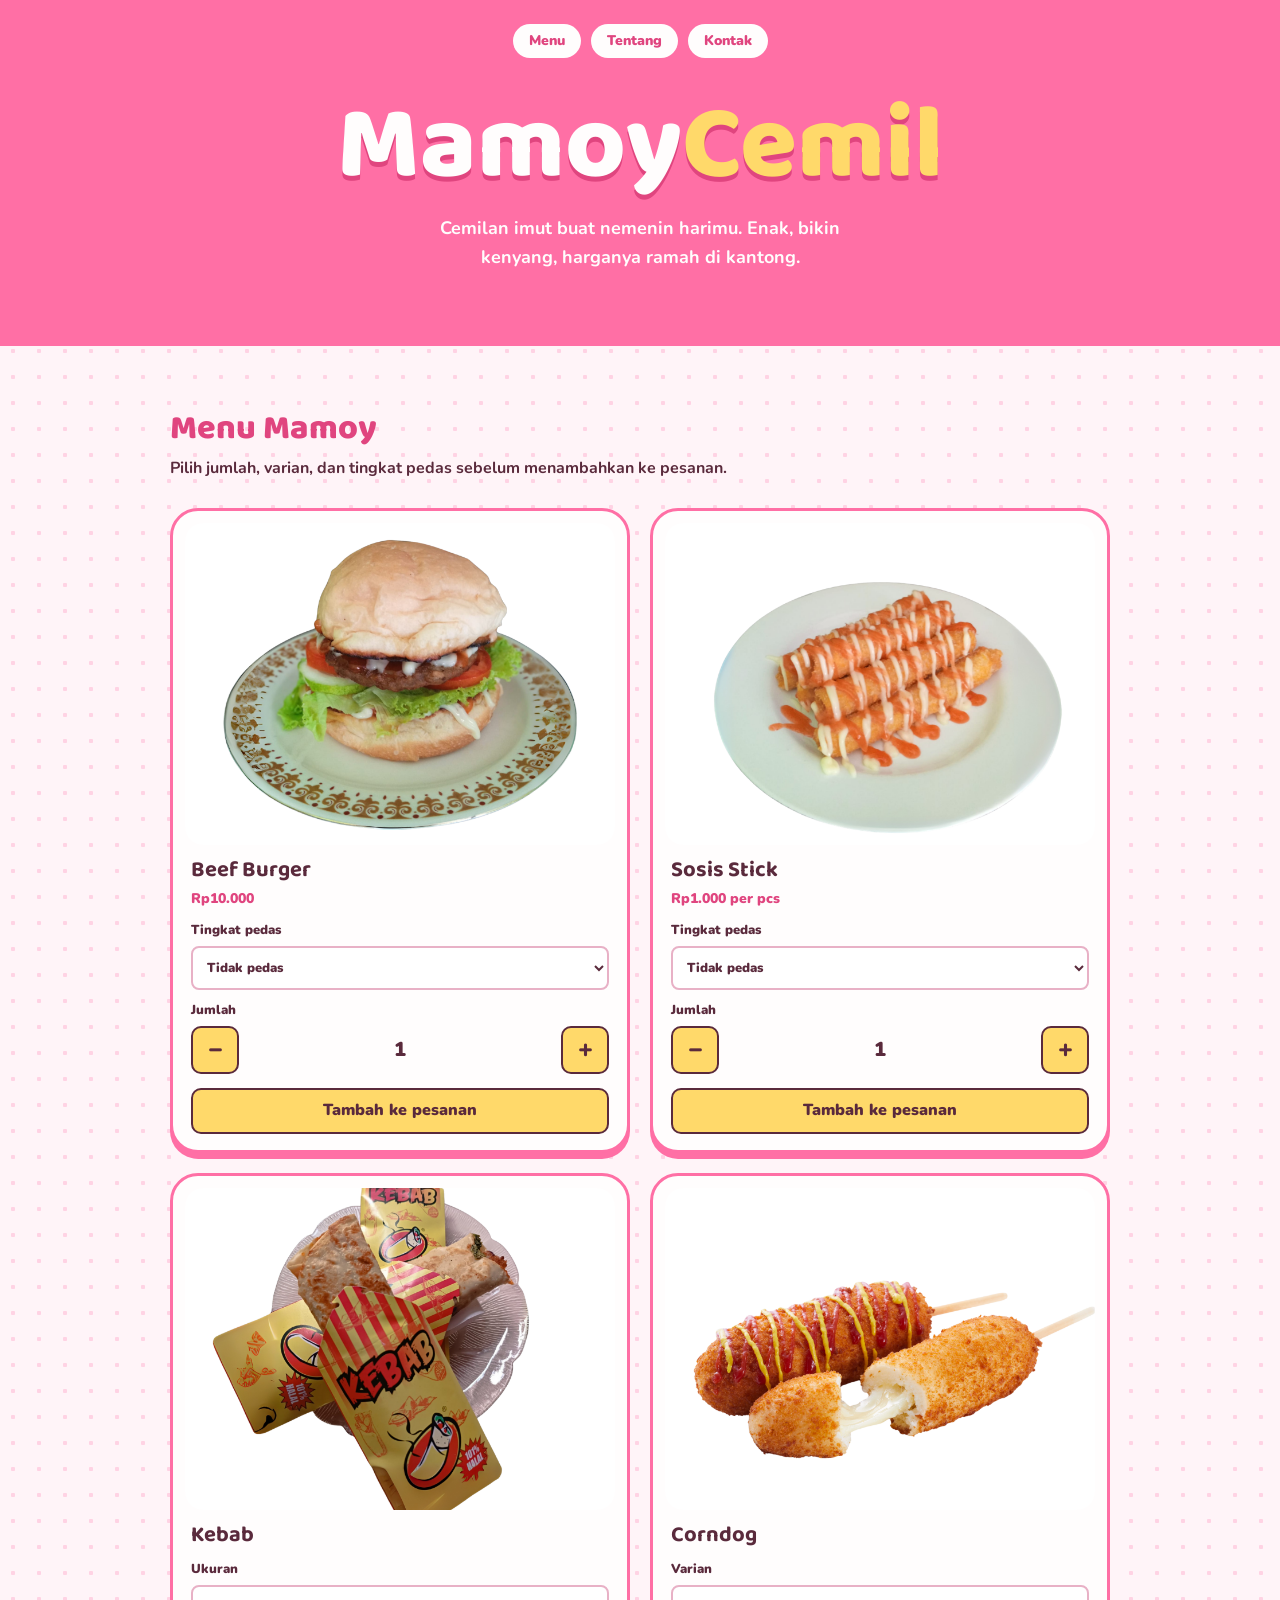
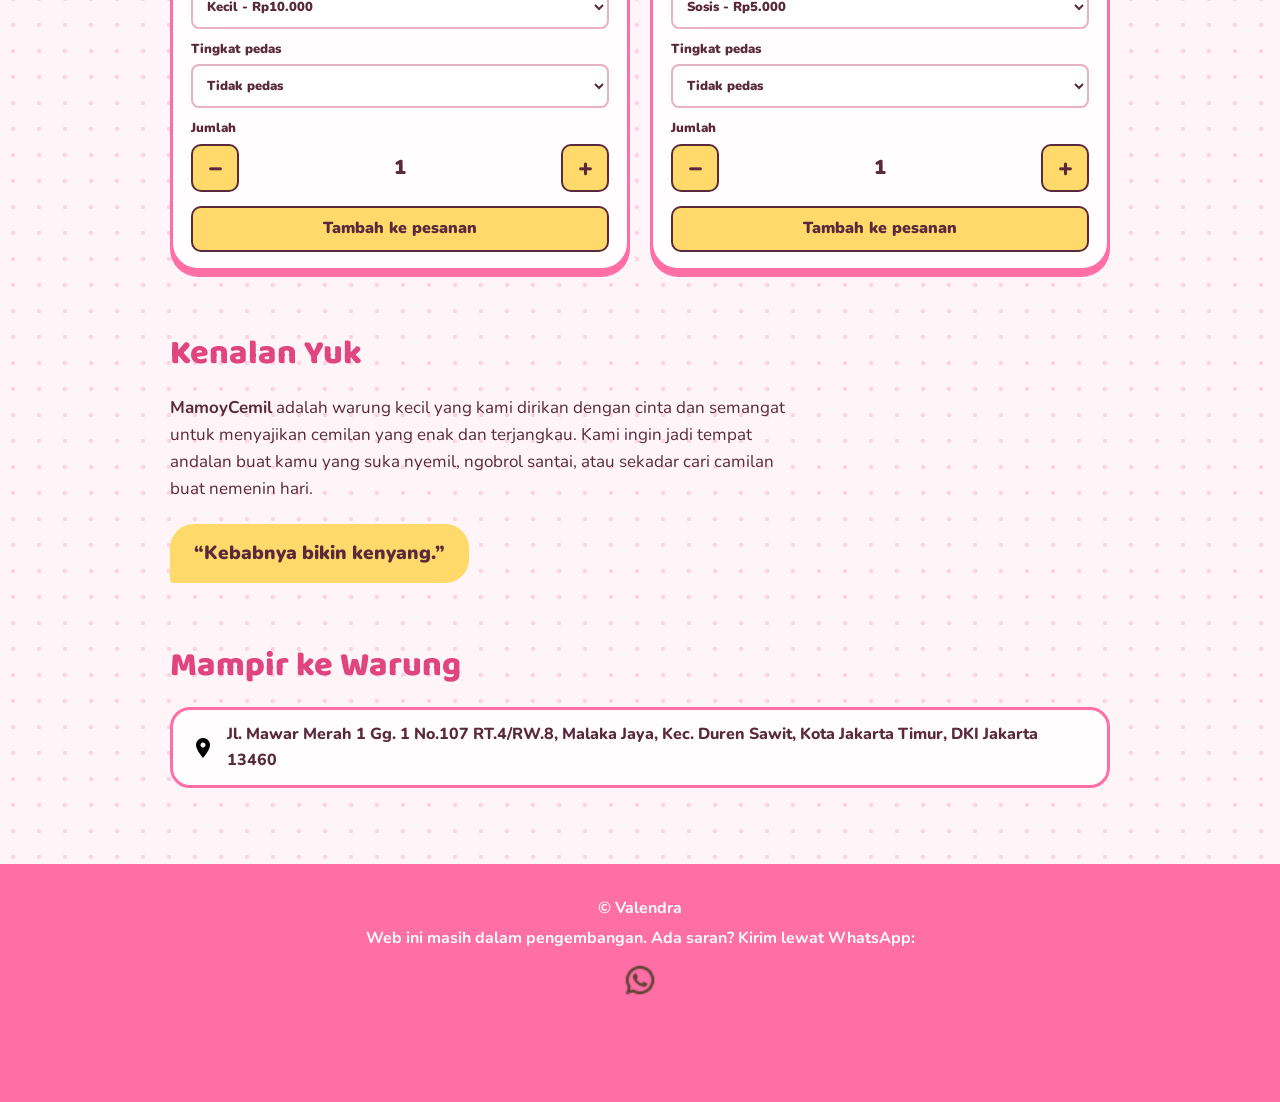
<file: index.html>
<!DOCTYPE html>
<html lang="id">
<head>
  <meta charset="UTF-8" />
  <meta name="viewport" content="width=device-width, initial-scale=1.0" />
  <title>Warung MamoyCemil – Cemilan Imut, Harga Bersahabat</title>
  <meta name="description" content="Warung MamoyCemil di Duren Sawit, Jakarta Timur. Burger, kebab, corndog, dan sosis stick mulai dari Rp1.000." />
  <link rel="stylesheet" href="style.css" />
  <link rel="preconnect" href="https://fonts.googleapis.com" />
  <link rel="preconnect" href="https://fonts.gstatic.com" crossorigin />
  <link href="https://fonts.googleapis.com/css2?family=Baloo+2:wght@600;800&family=Nunito:wght@400;700;900&display=swap" rel="stylesheet" />
</head>
<body>

  <header class="hero home-hero">
    <nav class="nav">
      <a href="#menu">Menu</a>
      <a href="#tentang">Tentang</a>
      <a href="#kontak">Kontak</a>
    </nav>
        <h1>Mamoy<span>Cemil</span></h1>
    <p>Cemilan imut buat nemenin harimu. Enak, bikin kenyang, harganya ramah di kantong.</p>
  </header>

  <main>
      <section id="menu" class="wrap order-menu">
        <h2>Menu Mamoy</h2>
        <p class="sub">Pilih jumlah, varian, dan tingkat pedas sebelum menambahkan ke pesanan.</p>

        <div class="order-grid">
          <article class="card product-card" data-name="Beef Burger" data-price="10000">
            <img src="asset/burger.png" alt="Beef Burger" />
            <div class="info">
              <h3>Beef Burger</h3>
              <p class="product-price">Rp10.000</p>
              <label class="product-option">Tingkat pedas
                <select class="product-spice" aria-label="Tingkat pedas Beef Burger">
                  <option value="Tidak pedas">Tidak pedas</option>
                  <option value="Pedas">Pedas</option>
                </select>
              </label>
              <div class="product-quantity-control" role="group" aria-label="Jumlah Beef Burger">
                <span>Jumlah</span>
                <div class="quantity-stepper">
                  <button class="quantity-button" type="button" data-step="-1" aria-label="Kurangi jumlah Beef Burger">−</button>
                  <output class="quantity-value">1</output>
                  <button class="quantity-button" type="button" data-step="1" aria-label="Tambah jumlah Beef Burger">+</button>
                </div>
              </div>
              <button class="add-to-cart" type="button">Tambah ke pesanan</button>
            </div>
          </article>

          <article class="card product-card" data-name="Sosis Stick" data-price="1000">
            <img src="asset/stick.png" alt="Sosis Stick" />
            <div class="info">
              <h3>Sosis Stick</h3>
              <p class="product-price">Rp1.000 per pcs</p>
              <label class="product-option">Tingkat pedas
                <select class="product-spice" aria-label="Tingkat pedas Sosis Stick">
                  <option value="Tidak pedas">Tidak pedas</option>
                  <option value="Pedas">Pedas</option>
                </select>
              </label>
              <div class="product-quantity-control" role="group" aria-label="Jumlah Sosis Stick">
                <span>Jumlah</span>
                <div class="quantity-stepper">
                  <button class="quantity-button" type="button" data-step="-1" aria-label="Kurangi jumlah Sosis Stick">−</button>
                  <output class="quantity-value">1</output>
                  <button class="quantity-button" type="button" data-step="1" aria-label="Tambah jumlah Sosis Stick">+</button>
                </div>
              </div>
              <button class="add-to-cart" type="button">Tambah ke pesanan</button>
            </div>
          </article>

          <article class="card product-card" data-name="Kebab">
            <img src="asset/kebab.png" alt="Kebab" />
            <div class="info">
              <h3>Kebab</h3>
              <label class="product-option">Ukuran
                <select class="product-variant" aria-label="Ukuran Kebab">
                  <option value="Kecil" data-price="10000">Kecil - Rp10.000</option>
                  <option value="Sedang" data-price="15000">Sedang - Rp15.000</option>
                </select>
              </label>
              <label class="product-option">Tingkat pedas
                <select class="product-spice" aria-label="Tingkat pedas Kebab">
                  <option value="Tidak pedas">Tidak pedas</option>
                  <option value="Pedas">Pedas</option>
                </select>
              </label>
              <div class="product-quantity-control" role="group" aria-label="Jumlah Kebab">
                <span>Jumlah</span>
                <div class="quantity-stepper">
                  <button class="quantity-button" type="button" data-step="-1" aria-label="Kurangi jumlah Kebab">−</button>
                  <output class="quantity-value">1</output>
                  <button class="quantity-button" type="button" data-step="1" aria-label="Tambah jumlah Kebab">+</button>
                </div>
              </div>
              <button class="add-to-cart" type="button">Tambah ke pesanan</button>
            </div>
          </article>

          <article class="card product-card" data-name="Corndog">
            <img src="asset/corndog.png" alt="Corndog" />
            <div class="info">
              <h3>Corndog</h3>
              <label class="product-option">Varian
                <select class="product-variant" aria-label="Varian Corndog">
                  <option value="Sosis" data-price="5000">Sosis - Rp5.000</option>
                  <option value="Manis coklat" data-price="5000">Manis - Coklat</option>
                  <option value="Manis strawberry" data-price="5000">Manis - Strawberry</option>
                  <option value="Manis tiramisu" data-price="5000">Manis - Tiramisu</option>
                  <option value="Manis matcha" data-price="5000">Manis - Matcha</option>
                </select>
              </label>
              <label class="product-option corndog-spice-option">Tingkat pedas
                <select class="product-spice" aria-label="Tingkat pedas Corndog">
                  <option value="Tidak pedas">Tidak pedas</option>
                  <option value="Pedas">Pedas</option>
                </select>
              </label>
              <div class="product-quantity-control" role="group" aria-label="Jumlah Corndog">
                <span>Jumlah</span>
                <div class="quantity-stepper">
                  <button class="quantity-button" type="button" data-step="-1" aria-label="Kurangi jumlah Corndog">−</button>
                  <output class="quantity-value">1</output>
                  <button class="quantity-button" type="button" data-step="1" aria-label="Tambah jumlah Corndog">+</button>
                </div>
              </div>
              <button class="add-to-cart" type="button">Tambah ke pesanan</button>
            </div>
          </article>
        </div>
      </section>

    <section id="tentang" class="wrap about">
      <h2>Kenalan Yuk</h2>
      <p><b>MamoyCemil</b> adalah warung kecil yang kami dirikan dengan cinta dan semangat untuk menyajikan cemilan yang enak dan terjangkau. Kami ingin jadi tempat andalan buat kamu yang suka nyemil, ngobrol santai, atau sekadar cari camilan buat nemenin hari.</p>
      <blockquote>“Kebabnya bikin kenyang.”</blockquote>
    </section>

    <section id="kontak" class="wrap">
      <h2>Mampir ke Warung</h2>
      <a class="contact" href="https://share.google/yXczIwFbtDUoAU47q" target="_blank" rel="noopener noreferrer">
        <img src="asset/alamat.png" alt="Alamat" />
        <span>Jl. Mawar Merah 1 Gg. 1 No.107 RT.4/RW.8, Malaka Jaya, Kec. Duren Sawit, Kota Jakarta Timur, DKI Jakarta 13460</span>
      </a>
    </section>
  </main>

  <footer class="footer">
    <p><b>&copy; Valendra</b></p>
    <p>Web ini masih dalam pengembangan. Ada saran? Kirim lewat WhatsApp:</p>
    <a href="https://wa.me/6289513077234" target="_blank" rel="noopener noreferrer" aria-label="Kirim saran lewat WhatsApp">
      <img src="asset/wa.png" alt="WhatsApp" />
    </a>
  </footer>

  <button class="fab cart-fab" id="showCart" type="button" aria-label="Lihat pesanan, 0 item">
    Lihat Pesanan <span class="cart-badge" id="cartCount" aria-hidden="true">0</span>
  </button>

  <script>
    const cartCount = document.querySelector('#cartCount');
    const cart = [];
    const showCartButton = document.querySelector('#showCart');
    const products = [...document.querySelectorAll('.product-card')];
    const customerDetails = { name: '', address: '', note: '', paymentMethod: 'cod' };

    function restoreCartFromUrl() {
      const currentUrl = new URL(window.location.href);
      const savedOrder = currentUrl.searchParams.get('order');
      customerDetails.name = currentUrl.searchParams.get('customerName') || '';
      customerDetails.address = currentUrl.searchParams.get('customerAddress') || '';
      customerDetails.note = currentUrl.searchParams.get('orderNote') || '';
      customerDetails.paymentMethod = currentUrl.searchParams.get('paymentMethod') === 'qris' ? 'qris' : 'cod';
      if (!savedOrder && !currentUrl.searchParams.has('customerName') && !currentUrl.searchParams.has('customerAddress') && !currentUrl.searchParams.has('orderNote') && !currentUrl.searchParams.has('paymentMethod')) return;

      try {
        const requestedItems = JSON.parse(savedOrder || '[]');
        if (!Array.isArray(requestedItems)) return;
        requestedItems.forEach((item) => {
          const product = products.find((candidate) => candidate.dataset.name === item.name);
          if (!product) return;
          const variantSelect = product.querySelector('.product-variant');
          const option = variantSelect ? [...variantSelect.options].find((candidate) => candidate.value === item.variant) : null;
          if (variantSelect && !option) return;
          const spice = item.spice || '';
          const sweetCorndog = item.name === 'Corndog' && item.variant?.startsWith('Manis ');
          if (sweetCorndog ? spice !== '' : !['Pedas', 'Tidak pedas'].includes(spice)) return;
          const quantity = Number.parseInt(item.quantity, 10);
          if (!Number.isInteger(quantity) || quantity < 1 || quantity > 99) return;

          cart.push({
            name: item.name,
            variant: item.variant || '',
            spice,
            price: Number(option?.dataset.price || product.dataset.price || 0),
            quantity
          });
        });
      } catch {
        cart.length = 0;
      } finally {
        currentUrl.searchParams.delete('order');
        currentUrl.searchParams.delete('customerName');
        currentUrl.searchParams.delete('customerAddress');
        currentUrl.searchParams.delete('orderNote');
        currentUrl.searchParams.delete('paymentMethod');
        history.replaceState(null, '', `${currentUrl.pathname}${currentUrl.search}${currentUrl.hash}`);
      }
    }

    function renderCartCount() {
      const count = cart.reduce((sum, item) => sum + item.quantity, 0);
      cartCount.textContent = count;
      showCartButton.setAttribute('aria-label', `Lihat pesanan, ${count} item`);
      showCartButton.hidden = count === 0;
    }

    function showCartAnimation() {
      showCartButton.classList.remove('cart-pulse');
      cartCount.classList.remove('badge-pulse');
      void showCartButton.offsetWidth;
      showCartButton.classList.add('cart-pulse');
      cartCount.classList.add('badge-pulse');
    }

    document.querySelectorAll('.product-card').forEach((product) => {
      const quantityOutput = product.querySelector('.quantity-value');
      const variantSelect = product.querySelector('.product-variant');
      const spiceSelect = product.querySelector('.product-spice');
      const spiceOption = spiceSelect.closest('.product-option');
      const updateSpiceOption = () => {
        const isSweetCorndog = product.dataset.name === 'Corndog' && variantSelect?.value.startsWith('Manis ');
        spiceOption.hidden = Boolean(isSweetCorndog);
        if (isSweetCorndog) spiceSelect.value = 'Tidak pedas';
      };
      variantSelect?.addEventListener('change', updateSpiceOption);
      updateSpiceOption();

      const quantityButtons = product.querySelectorAll('.quantity-button');
      quantityButtons.forEach((button) => {
        button.addEventListener('click', () => {
          const quantity = Number(quantityOutput.textContent) || 1;
          quantityOutput.textContent = Math.max(1, quantity + Number(button.dataset.step));
        });
      });

      product.querySelector('.add-to-cart').addEventListener('click', () => {
        const variant = product.querySelector('.product-variant');
        const option = variant?.selectedOptions[0];
        const item = {
          name: product.dataset.name,
          variant: option?.value || '',
          spice: spiceOption.hidden ? '' : spiceSelect.value,
          price: Number(option?.dataset.price || product.dataset.price || 0),
          quantity: Number(quantityOutput.textContent) || 1
        };
        cart.push(item);
        quantityOutput.textContent = '1';
        renderCartCount();
        showCartAnimation();
      });
    });

    showCartButton.addEventListener('click', () => {
      if (cart.length === 0) return;
      const reviewUrl = new URL('pesanan.html', window.location.href);
      reviewUrl.searchParams.set('order', JSON.stringify(cart));
      reviewUrl.searchParams.set('customerName', customerDetails.name);
      reviewUrl.searchParams.set('customerAddress', customerDetails.address);
      reviewUrl.searchParams.set('orderNote', customerDetails.note);
      reviewUrl.searchParams.set('paymentMethod', customerDetails.paymentMethod);
      window.open(reviewUrl.href, '_blank');
    });

    window.addEventListener('message', (event) => {
      if (event.data?.type !== 'mamoy-order-cancelled') return;
      cart.splice(0, cart.length, ...event.data.cart);
      customerDetails.name = event.data.details.name;
      customerDetails.address = event.data.details.address;
      customerDetails.note = event.data.details.note;
      customerDetails.paymentMethod = event.data.details.paymentMethod === 'qris' ? 'qris' : 'cod';
      renderCartCount();
    });

    restoreCartFromUrl();
    renderCartCount();
  </script>
</body>
</html>
</file>
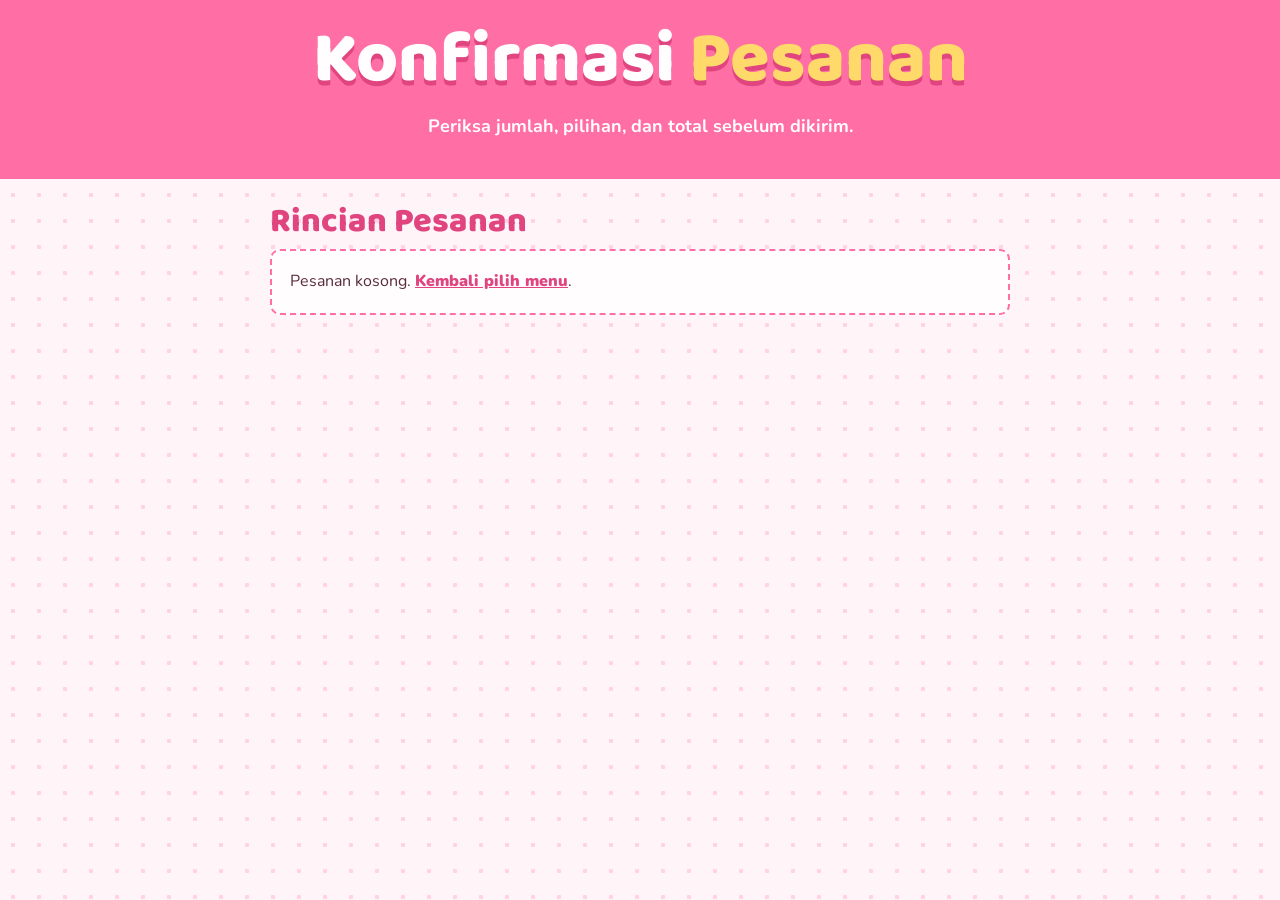
<file: pesanan.html>
<!DOCTYPE html>
<html lang="id">
<head>
  <meta charset="UTF-8" />
  <meta name="viewport" content="width=device-width, initial-scale=1.0" />
  <meta name="description" content="Periksa pesanan MamoyCemil sebelum mengirimnya lewat WhatsApp." />
  <title>Konfirmasi Pesanan – MamoyCemil</title>
  <link rel="stylesheet" href="style.css" />
  <link rel="preconnect" href="https://fonts.googleapis.com" />
  <link rel="preconnect" href="https://fonts.gstatic.com" crossorigin />
  <link href="https://fonts.googleapis.com/css2?family=Baloo+2:wght@600;800&family=Nunito:wght@400;700;900&display=swap" rel="stylesheet" />
</head>
<body>
  <header class="hero review-hero">
    <h1>Konfirmasi <span>Pesanan</span></h1>
    <p>Periksa jumlah, pilihan, dan total sebelum dikirim.</p>
  </header>

  <main class="wrap review-main">
    <section aria-labelledby="reviewTitle">
      <h2 id="reviewTitle">Rincian Pesanan</h2>
      <div class="empty-review" id="emptyReview" hidden>
        Pesanan kosong. <a href="index.html#menu">Kembali pilih menu</a>.
      </div>
      <div class="review-list" id="reviewItems" aria-live="polite"></div>

      <div id="reviewContent">
        <div class="review-details">
          <label for="customerName">Nama <span class="required-mark">* wajib</span>
            <input id="customerName" type="text" autocomplete="name" autocapitalize="words" placeholder="Nama kamu" required />
            <small class="field-error" id="customerNameError" hidden>Nama wajib diisi.</small>
          </label>
          <label for="customerAddress">Alamat <span class="required-mark">* wajib</span>
            <input id="customerAddress" type="text" autocomplete="street-address" placeholder="Alamat pengantaran" required />
            <small class="field-error" id="customerAddressError" hidden>Alamat wajib diisi.</small>
          </label>
          <fieldset class="payment-method">
            <legend>Metode pembayaran</legend>
            <div class="payment-options">
              <label class="payment-option">
                <input type="radio" name="paymentMethod" value="cod" checked />
                <span><strong>COD</strong><small>Bayar tunai saat pesanan diterima</small></span>
              </label>
              <label class="payment-option">
                <input type="radio" name="paymentMethod" value="qris" />
                <span><strong>QRIS</strong><small>Bayar dengan memindai kode QR</small></span>
              </label>
            </div>
            <p class="payment-info" id="paymentInfo" role="status"></p>
          </fieldset>
          <label for="orderNote">Catatan (opsional)
            <textarea id="orderNote" placeholder="Contoh: patokan rumah atau catatan lainnya"></textarea>
          </label>
        </div>

        <div class="review-total" aria-live="polite">
          <div class="review-total-label">Total pesanan</div>
          <output class="review-total-value" id="orderTotal">Rp0</output>
        </div>

        <div class="review-actions">
          <button class="cancel-order" id="cancelOrder" type="button">Batalkan & pilih lagi</button>
          <button class="confirm-order" id="confirmOrder" type="button">Pesanan sudah benar</button>
          <button class="edit-order" id="editOrder" type="button" hidden>Ubah pesanan</button>
          <button class="send-order" id="sendOrder" type="button" hidden>Kirim ke WhatsApp</button>
        </div>
        <p class="review-confirmed" id="confirmedNotice" role="status" hidden>Pesanan sudah dikonfirmasi. Tekan tombol WhatsApp untuk melanjutkan.</p>
        <p id="reviewMessage" role="status" aria-live="polite"></p>
      </div>
    </section>
  </main>

  <script>
    const menuPrices = {
      'Beef Burger': { '': 10000 },
      'Sosis Stick': { '': 1000 },
      Kebab: { Kecil: 10000, Sedang: 15000 },
      Corndog: {
        Sosis: 5000,
        'Manis coklat': 5000,
        'Manis strawberry': 5000,
        'Manis tiramisu': 5000,
        'Manis matcha': 5000
      }
    };
    const formatRupiah = (amount) => `Rp${amount.toLocaleString('id-ID')}`;
    const reviewItems = document.querySelector('#reviewItems');
    const emptyReview = document.querySelector('#emptyReview');
    const reviewContent = document.querySelector('#reviewContent');
    const totalOutput = document.querySelector('#orderTotal');
    const confirmButton = document.querySelector('#confirmOrder');
    const editButton = document.querySelector('#editOrder');
    const sendButton = document.querySelector('#sendOrder');
    const confirmedNotice = document.querySelector('#confirmedNotice');
    const reviewMessage = document.querySelector('#reviewMessage');
    const nameInput = document.querySelector('#customerName');
    const addressInput = document.querySelector('#customerAddress');
    const noteInput = document.querySelector('#orderNote');
    const paymentInputs = [...document.querySelectorAll('input[name="paymentMethod"]')];
    const paymentInfo = document.querySelector('#paymentInfo');
    let confirmed = false;
    let canSend = false;
    let validationAttempted = false;
    let confirmationTimer;
    let cart = [];
    const savedDetails = new URLSearchParams(location.search);
    nameInput.value = savedDetails.get('customerName') || '';
    addressInput.value = savedDetails.get('customerAddress') || '';
    noteInput.value = savedDetails.get('orderNote') || '';
    const selectedPayment = savedDetails.get('paymentMethod') === 'qris' ? 'qris' : 'cod';
    paymentInputs.find((input) => input.value === selectedPayment).checked = true;

    function updatePaymentInfo() {
      const method = paymentInputs.find((input) => input.checked)?.value || 'cod';
      paymentInfo.textContent = method === 'qris'
        ? 'Minta kode QRIS resmi kepada admin lewat WhatsApp. Pembayaran belum diverifikasi otomatis oleh situs.'
        : 'Pembayaran dilakukan tunai saat pesanan diterima.';
    }

    paymentInputs.forEach((input) => input.addEventListener('change', updatePaymentInfo));
    updatePaymentInfo();

    try {
      const parsedOrder = JSON.parse(new URLSearchParams(location.search).get('order') || '[]');
      if (Array.isArray(parsedOrder)) {
        cart = parsedOrder.flatMap((item) => {
          const validPrice = menuPrices[item.name]?.[item.variant || ''];
          const sweetCorndog = item.name === 'Corndog' && item.variant?.startsWith('Manis ');
          const validSpice = sweetCorndog ? item.spice === '' : ['Pedas', 'Tidak pedas'].includes(item.spice);
          if (!validPrice || !validSpice) return [];
          return [{
            name: item.name,
            variant: item.variant || '',
            spice: item.spice,
            price: validPrice,
            quantity: Math.max(1, Math.min(99, Number.parseInt(item.quantity, 10) || 1))
          }];
        });
      }
    } catch {
      cart = [];
    }

    function createActionButton(label, action, index, text) {
      const button = document.createElement('button');
      button.className = action === 'remove' ? 'remove-line' : 'quantity-button';
      button.type = 'button';
      button.dataset.action = action;
      button.dataset.index = index;
      button.setAttribute('aria-label', label);
      button.textContent = text;
      button.disabled = confirmed;
      return button;
    }

    function renderOrder() {
      reviewItems.replaceChildren();
      emptyReview.hidden = cart.length > 0;
      reviewContent.hidden = cart.length === 0;
      let total = 0;

      cart.forEach((item, index) => {
        const lineTotal = item.price * item.quantity;
        total += lineTotal;
        const row = document.createElement('article');
        row.className = 'review-line';

        const description = document.createElement('div');
        const title = document.createElement('h3');
        title.textContent = `${item.name}${item.variant ? ` - ${item.variant}` : ''}`;
        const options = document.createElement('p');
        options.textContent = `${item.spice ? `${item.spice} - ` : ''}${formatRupiah(item.price)} per porsi`;
        description.append(title, options);

        const quantityControls = document.createElement('div');
        quantityControls.className = 'review-quantity';
        quantityControls.append(createActionButton(`Kurangi ${item.name}`, 'decrease', index, '−'));
        const quantity = document.createElement('output');
        quantity.className = 'quantity-value';
        quantity.textContent = item.quantity;
        quantityControls.append(quantity, createActionButton(`Tambah ${item.name}`, 'increase', index, '+'));

        const lineTotalOutput = document.createElement('strong');
        lineTotalOutput.className = 'review-line-total';
        lineTotalOutput.textContent = formatRupiah(lineTotal);
        row.append(description, quantityControls, lineTotalOutput, createActionButton(`Hapus ${item.name}`, 'remove', index, 'Hapus'));
        reviewItems.append(row);
      });

      totalOutput.textContent = formatRupiah(total);
      confirmButton.disabled = cart.length === 0;
      sendButton.disabled = !canSend || cart.length === 0;
      document.querySelectorAll('.review-details input, .review-details textarea').forEach((field) => {
        field.disabled = confirmed;
      });
      confirmButton.hidden = confirmed || cart.length === 0;
      document.querySelector('#cancelOrder').hidden = confirmed || cart.length === 0;
      editButton.hidden = !confirmed || cart.length === 0;
      sendButton.hidden = !confirmed || cart.length === 0;
      confirmedNotice.hidden = !confirmed || cart.length === 0;
    }

    reviewItems.addEventListener('click', (event) => {
      const button = event.target.closest('[data-action]');
      if (!button || confirmed) return;
      const index = Number(button.dataset.index);
      if (button.dataset.action === 'increase') cart[index].quantity += 1;
      if (button.dataset.action === 'decrease') cart[index].quantity = Math.max(1, cart[index].quantity - 1);
      if (button.dataset.action === 'remove') cart.splice(index, 1);
      renderOrder();
    });

    nameInput.addEventListener('input', () => {
      nameInput.value = nameInput.value.replace(/[^\p{L}\s]/gu, '');
      if (validationAttempted) updateRequiredField(nameInput, document.querySelector('#customerNameError'));
    });

    function updateRequiredField(field, errorMessage, replayShake = false) {
      const invalid = !field.value.trim();
      const showError = validationAttempted && invalid;
      field.setAttribute('aria-invalid', String(showError));
      errorMessage.hidden = !showError;
      field.classList.toggle('is-invalid', showError);
      if (showError && replayShake) {
        field.classList.remove('is-invalid');
        void field.offsetWidth;
        field.classList.add('is-invalid');
      }
      return !invalid;
    }

    function validateRequiredDetails() {
      validationAttempted = true;
      nameInput.value = nameInput.value.replace(/\s+/g, ' ').trim();
      addressInput.value = addressInput.value.trim();
      const nameIsValid = updateRequiredField(nameInput, document.querySelector('#customerNameError'), true);
      const addressIsValid = updateRequiredField(addressInput, document.querySelector('#customerAddressError'), true);
      if (!nameIsValid) nameInput.focus();
      else if (!addressIsValid) addressInput.focus();
      return nameIsValid && addressIsValid;
    }

    addressInput.addEventListener('input', () => {
      if (validationAttempted) updateRequiredField(addressInput, document.querySelector('#customerAddressError'));
    });

    document.querySelector('#cancelOrder').addEventListener('click', () => {
      if (window.opener && !window.opener.closed) {
        window.opener.postMessage({
          type: 'mamoy-order-cancelled',
          cart,
          details: {
            name: nameInput.value,
            address: addressInput.value,
            note: noteInput.value,
            paymentMethod: paymentInputs.find((input) => input.checked)?.value || 'cod'
          }
        }, '*');
        window.opener.focus();
        window.close();
        return;
      }
      const menuUrl = new URL('index.html', window.location.href);
      menuUrl.hash = 'menu';
      menuUrl.searchParams.set('order', JSON.stringify(cart));
      menuUrl.searchParams.set('customerName', nameInput.value);
      menuUrl.searchParams.set('customerAddress', addressInput.value);
      menuUrl.searchParams.set('orderNote', noteInput.value);
      menuUrl.searchParams.set('paymentMethod', paymentInputs.find((input) => input.checked)?.value || 'cod');
      window.location.href = menuUrl.href;
    });

    confirmButton.addEventListener('click', () => {
      if (cart.length === 0) return;
      if (!validateRequiredDetails()) return;
      confirmed = true;
      canSend = false;
      reviewMessage.textContent = '';
      renderOrder();
      let secondsRemaining = 5;
      const updateCountdown = () => {
        if (!confirmed) return;
        if (secondsRemaining === 0) {
          canSend = true;
          confirmedNotice.textContent = 'Pesanan sudah dikonfirmasi dan siap dikirim lewat WhatsApp.';
          renderOrder();
          return;
        }
        confirmedNotice.textContent = `Harap cek kembali pesanan Anda terlebih dahulu. Tombol kirim tersedia dalam ${secondsRemaining} detik.`;
        secondsRemaining -= 1;
        confirmationTimer = window.setTimeout(updateCountdown, 1000);
      };
      updateCountdown();
    });

    editButton.addEventListener('click', () => {
      window.clearTimeout(confirmationTimer);
      confirmed = false;
      canSend = false;
      renderOrder();
    });

    sendButton.addEventListener('click', () => {
      if (!confirmed || !canSend || cart.length === 0 || !validateRequiredDetails()) return;
      const total = cart.reduce((sum, item) => sum + item.price * item.quantity, 0);
      const customerName = nameInput.value.trim().replace(/\s+/g, ' ');
      const customerAddress = addressInput.value.trim();
      const orderNote = noteInput.value.trim();
      const paymentMethod = paymentInputs.find((input) => input.checked)?.value || 'cod';
      const message = [
        'Halo MamoyCemil, saya mau pesan:',
        ...cart.map((item) => `- ${item.name}${item.variant ? ` (${item.variant})` : ''}${item.spice ? ` (${item.spice})` : ''} x${item.quantity} = ${formatRupiah(item.price * item.quantity)}`),
        `Total: ${formatRupiah(total)}`,
        customerName ? `Nama: ${customerName}` : '',
        customerAddress ? `Alamat: ${customerAddress}` : '',
        `Metode pembayaran: ${paymentMethod === 'qris' ? 'QRIS (mohon kirim kode QRIS)' : 'COD'}`,
        orderNote ? `Catatan: ${orderNote}` : ''
      ].filter(Boolean).join('\n');
      window.open(`https://wa.me/6289508175777?text=${encodeURIComponent(message)}`, '_blank', 'noopener,noreferrer');
    });

    renderOrder();
  </script>
</body>
</html>
</file>
<file: style.css>
:root {
  --pink: #ff6fa5;
  --pink-tua: #e0457f;
  --susu: #fff4f8;
  --cokelat: #5a2a3c;
  --butter: #ffd96a;
  --mint: #bfeee0;
  --putih: #fffdfd;
  --judul: 'Baloo 2', 'Nunito', sans-serif;
  --isi: 'Nunito', sans-serif;
}

* { box-sizing: border-box; }
html { scroll-behavior: smooth; }

body {
  margin: 0;
  font-family: var(--isi);
  color: var(--cokelat);
  line-height: 1.6;
  background-color: var(--susu);
  background-image: radial-gradient(#ffd3e4 2px, transparent 2.5px);
  background-size: 26px 26px;
}

img { max-width: 100%; display: block; }
a:focus-visible { outline: 3px solid var(--cokelat); outline-offset: 3px; }

/* Hero dengan tepi bergelombang */
.hero {
  position: relative;
  text-align: center;
  padding: 24px 20px 90px;
  background: var(--pink);
  color: var(--putih);
  overflow: hidden;
}
.home-hero { padding-bottom: 48px; }
.home-hero p { margin-bottom: 14px; }
.hero::after {
  content: "";
  position: absolute;
  left: 0; right: 0; bottom: -1px;
  height: 36px;
  background: radial-gradient(circle at 18px 0, var(--pink) 17px, transparent 18px) 0 0 / 36px 36px repeat-x;
  transform: translateY(35px);
}

.nav { display: flex; justify-content: center; gap: 10px; margin-bottom: 36px; }
.nav a {
  padding: 6px 16px;
  background: var(--putih);
  color: var(--pink-tua);
  font-weight: 900;
  font-size: 14px;
  text-decoration: none;
  border-radius: 999px;
}
.nav a:hover { background: var(--butter); color: var(--cokelat); }

.hero h1 {
  margin: 0;
  font-family: var(--judul);
  font-weight: 800;
  font-size: clamp(52px, 14vw, 104px);
  line-height: 1;
  text-shadow: 0 5px 0 var(--pink-tua);
}
.hero h1 span { color: var(--butter); }
.hero p { max-width: 460px; margin: 16px auto 26px; font-size: 18px; font-weight: 700; }

.btn {
  display: inline-flex;
  align-items: center;
  gap: 10px;
  padding: 12px 24px;
  background: var(--butter);
  color: var(--cokelat);
  font-weight: 900;
  text-decoration: none;
  border-radius: 999px;
  box-shadow: 0 5px 0 var(--pink-tua);
  transition: transform .15s, box-shadow .15s;
}
.btn img { width: 24px; height: 24px; }
.btn:hover { transform: translateY(3px); box-shadow: 0 2px 0 var(--pink-tua); }

/* Stiker emoji melayang (satu-satunya gerakan di halaman) */
.sticker { position: absolute; font-size: 44px; animation: goyang 3.5s ease-in-out infinite; }
.s1 { top: 90px; left: 8%; }
.s2 { top: 150px; right: 9%; animation-delay: -1.2s; }
.s3 { bottom: 100px; left: 18%; animation-delay: -2.2s; font-size: 36px; }
@keyframes goyang { 0%, 100% { transform: rotate(-8deg) translateY(0); } 50% { transform: rotate(8deg) translateY(-10px); } }

/* Bagian umum */
.wrap { max-width: 980px; margin: 0 auto; padding: 56px 20px 0; }
h2 { margin: 0; font-family: var(--judul); font-weight: 800; font-size: 34px; color: var(--pink-tua); }
.sub { margin: 0 0 26px; font-weight: 700; }

/* Menu */
.grid { display: grid; grid-template-columns: repeat(3, 1fr); gap: 26px; margin-top: 22px; }
.sub + .grid { margin-top: 0; }

.card {
  position: relative;
  background: var(--putih);
  border: 3px solid var(--pink);
  border-radius: 28px;
  padding: 12px 12px 16px;
  box-shadow: 0 6px 0 var(--pink);
}
.card:nth-child(odd) { transform: rotate(-1.2deg); }
.card:nth-child(even) { transform: rotate(1.2deg); }
.card img { width: 100%; aspect-ratio: 1 / 1; object-fit: cover; border-radius: 20px; }
.info { padding: 12px 6px 0; }
.info h3 { margin: 0; font-family: var(--judul); font-size: 22px; line-height: 1.2; }
.info p { margin: 4px 0 0; font-size: 14px; }
.info ul { list-style: none; margin: 8px 0 0; padding: 0; }
.info li {
  display: flex;
  justify-content: space-between;
  padding: 4px 0;
  border-bottom: 2px dotted #ffb7d2;
  font-weight: 700;
}
.info li:last-child { border-bottom: 0; }
.info b { color: var(--pink-tua); }

.price {
  position: absolute;
  top: -14px; right: -12px;
  display: grid;
  place-items: center;
  width: 74px; height: 74px;
  background: var(--butter);
  border: 3px solid var(--cokelat);
  border-radius: 50%;
  font-family: var(--judul);
  font-weight: 800;
  font-size: 16px;
  transform: rotate(10deg);
}

.card.soon { background: var(--mint); border-color: #7fd6bd; box-shadow: 0 6px 0 #7fd6bd; border-style: dashed; }

/* Tentang */
.about p { max-width: 62ch; margin: 12px 0 0; font-size: 17px; }
blockquote {
  display: inline-block;
  margin: 22px 0 0;
  padding: 14px 24px;
  background: var(--butter);
  border-radius: 24px 24px 24px 4px;
  font-weight: 900;
  font-size: 19px;
}

/* Kontak */
.contact {
  display: flex;
  align-items: center;
  gap: 12px;
  width: fit-content;
  max-width: 100%;
  margin-top: 14px;
  padding: 12px 18px;
  background: var(--putih);
  border: 3px solid var(--pink);
  border-radius: 20px;
  font-weight: 800;
  color: inherit;
  text-decoration: none;
}
.contact:hover { background: var(--mint); }
.contact img { width: 24px; height: 24px; flex-shrink: 0; }
.wrap:last-child { padding-bottom: 20px; }

/* Footer */
.footer { margin-top: 56px; padding: 28px 16px 96px; text-align: center; background: var(--pink); color: var(--putih); font-weight: 700; }
.footer p { margin: 4px 0; }
.footer a { display: inline-block; margin-top: 8px; }
.footer img { width: 34px; height: 34px; }

/* Tombol pesan melayang (muncul di HP) */
.fab {
  display: none;
  position: fixed;
  right: 16px; bottom: 16px;
  padding: 12px 22px;
  background: var(--pink-tua);
  color: var(--putih);
  font-weight: 900;
  text-decoration: none;
  border-radius: 999px;
  box-shadow: 0 4px 0 var(--cokelat);
}

/* Responsif */
@media (max-width: 800px) {
  .grid { grid-template-columns: repeat(2, 1fr); gap: 22px 16px; }
  .sticker { font-size: 32px; }
}
@media (max-width: 520px) {
  .fab { display: block; }
  .hero p { font-size: 16px; }
  .hero .sticker { display: none; }
  h2 { font-size: 28px; }
  .card { padding: 8px 8px 12px; border-radius: 22px; }
  .info h3 { font-size: 18px; }
  .info li, .info p { font-size: 13px; }
  .price { width: 58px; height: 58px; font-size: 13px; top: -10px; right: -6px; }
  .s3 { display: none; }
}

@media (prefers-reduced-motion: reduce) {
  .sticker { animation: none; }
  .btn { transition: none; }
  html { scroll-behavior: auto; }
}

/* Pemesanan langsung dari kartu menu */
.order-grid {
  display: grid;
  grid-template-columns: repeat(2, minmax(0, 1fr));
  gap: 20px;
  margin-top: 22px;
}
.order-grid .product-card:nth-child(odd),
.order-grid .product-card:nth-child(even) { transform: none; }
.product-card img { aspect-ratio: 4 / 3; object-fit: cover; border-radius: 18px; }
.product-price { margin: 4px 0 12px; color: var(--pink-tua); font-weight: 900; }
.product-option, .product-quantity-control { display: grid; gap: 5px; margin-top: 10px; font-size: 13px; font-weight: 900; }
.product-option[hidden] { display: none; }
.product-option select {
  width: 100%;
  min-height: 44px;
  padding: 8px 10px;
  color: var(--cokelat);
  background: #fff;
  border: 2px solid #e8b1c6;
  border-radius: 8px;
  font: inherit;
}
.quantity-stepper { display: grid; grid-template-columns: 48px minmax(36px, 1fr) 48px; align-items: center; gap: 5px; }
.quantity-button {
  min-width: 48px;
  min-height: 48px;
  padding: 0;
  color: var(--cokelat);
  background: var(--butter);
  border: 2px solid var(--cokelat);
  border-radius: 10px;
  font: inherit;
  font-size: 25px;
  font-weight: 900;
  line-height: 1;
  cursor: pointer;
  touch-action: manipulation;
}
.quantity-button:hover { background: var(--mint); }
.quantity-button:active { transform: translateY(1px); }
.quantity-value { min-width: 36px; text-align: center; font-size: 20px; font-weight: 900; font-variant-numeric: tabular-nums; }
.add-to-cart {
  width: 100%;
  min-height: 46px;
  margin-top: 14px;
  padding: 8px 12px;
  color: var(--cokelat);
  background: var(--butter);
  border: 2px solid var(--cokelat);
  border-radius: 10px;
  font: inherit;
  font-weight: 900;
  cursor: pointer;
}
.add-to-cart:hover { background: var(--mint); }
.cart-section { scroll-margin-top: 20px; padding-bottom: 56px; }
.cart-items { display: grid; gap: 10px; }
.empty-cart { margin: 0; padding: 16px; background: var(--putih); border: 2px dashed var(--pink); border-radius: 10px; }
.cart-line {
  display: grid;
  grid-template-columns: minmax(0, 1fr) auto auto auto;
  align-items: center;
  gap: 12px;
  padding: 12px;
  background: var(--putih);
  border: 2px solid var(--pink);
  border-radius: 10px;
}
.cart-line-description h3 { margin: 0; font-family: var(--judul); font-size: 18px; line-height: 1.2; }
.cart-line-description p { margin: 3px 0 0; font-size: 13px; }
.cart-line-controls { display: flex; align-items: center; gap: 6px; }
.cart-line-controls .quantity-button { min-width: 42px; min-height: 42px; }
.cart-line-total { white-space: nowrap; }
.remove-line {
  min-height: 40px;
  padding: 7px 10px;
  color: var(--cokelat);
  background: #fff;
  border: 2px solid #e8b1c6;
  border-radius: 8px;
  font: inherit;
  font-weight: 800;
  cursor: pointer;
}
.order-summary { margin-top: 22px; padding: 16px; background: var(--butter); border: 2px solid var(--cokelat); border-radius: 10px; }
.summary-label { font-size: 14px; font-weight: 900; }
.total { font-family: var(--judul); font-size: 25px; font-weight: 800; }
.order-submit { display: flex; justify-content: center; width: 100%; margin-top: 16px; background: var(--pink-tua); color: var(--putih); border: 0; cursor: pointer; font: inherit; font-weight: 900; }
.order-submit:hover { background: var(--cokelat); box-shadow: 0 2px 0 var(--cokelat); }
.order-submit:disabled { background: #9a8790; box-shadow: none; cursor: not-allowed; }
.cart-fab { z-index: 5; display: inline-flex; align-items: center; gap: 8px; border: 0; font: inherit; cursor: pointer; }
.cart-fab[hidden] { display: none; }
.cart-fab:disabled { opacity: .65; cursor: not-allowed; }
.cart-badge { position: absolute; top: -9px; right: -9px; display: grid; place-items: center; min-width: 25px; height: 25px; padding: 0 5px; color: var(--cokelat); background: var(--butter); border: 2px solid var(--cokelat); border-radius: 50%; font-size: 12px; font-weight: 900; }
.cart-pulse { animation: cart-pulse .55s ease; }
.badge-pulse { animation: badge-pulse .55s ease; }
@keyframes cart-pulse { 0%, 100% { transform: scale(1); } 42% { transform: scale(1.1); } }
@keyframes badge-pulse { 0%, 100% { transform: scale(1); } 45% { transform: scale(1.3); } }
#formMessage:empty { display: none; }

.review-hero { padding-top: 24px; padding-bottom: 24px; }
.review-hero h1 { font-size: clamp(40px, 10vw, 72px); }
.review-hero p { margin-bottom: 14px; }
.review-main { max-width: 780px; padding-top: 16px; padding-bottom: 60px; }
.review-list { display: grid; gap: 10px; margin-top: 18px; }
.review-line { display: grid; grid-template-columns: minmax(0, 1fr) auto auto auto; align-items: center; gap: 12px; padding: 12px; background: var(--putih); border: 2px solid var(--pink); border-radius: 10px; }
.review-line h3 { margin: 0; font-family: var(--judul); font-size: 18px; line-height: 1.2; }
.review-line p { margin: 3px 0 0; font-size: 13px; }
.review-quantity { display: flex; align-items: center; gap: 6px; }
.review-line-total { white-space: nowrap; }
.review-details { display: grid; gap: 14px; margin-top: 22px; }
.review-details label { display: grid; gap: 5px; font-weight: 900; }
.review-details input, .review-details textarea { width: 100%; min-height: 46px; padding: 8px 10px; color: var(--cokelat); background: #fff; border: 2px solid #e8b1c6; border-radius: 8px; font: inherit; }
.review-details textarea { min-height: 82px; resize: vertical; }
.payment-method { min-width: 0; margin: 0; padding: 0; border: 0; }
.payment-method legend { margin-bottom: 6px; font-weight: 900; }
.payment-options { display: grid; grid-template-columns: repeat(2, minmax(0, 1fr)); gap: 10px; }
.review-details .payment-option { display: flex; align-items: center; gap: 10px; min-height: 64px; padding: 10px; background: var(--putih); border: 2px solid #e8b1c6; border-radius: 8px; cursor: pointer; }
.payment-option:has(input:checked) { background: var(--mint); border-color: var(--cokelat); }
.review-details .payment-option input { width: 20px; min-height: 20px; height: 20px; margin: 0; accent-color: var(--pink-tua); }
.payment-option span { display: grid; line-height: 1.3; }
.payment-option small { font-size: 12px; font-weight: 700; }
.payment-info { margin: 8px 0 0; padding: 10px; background: #fff; border-left: 4px solid var(--pink-tua); font-size: 14px; }
.required-mark { color: #b42318; font-size: 12px; font-weight: 900; }
.field-error { color: #b42318; font-size: 13px; font-weight: 800; }
.review-details input.is-invalid { border-color: #b42318; box-shadow: 0 0 0 2px rgb(180 35 24 / 16%); animation: required-shake .38s ease; }
@keyframes required-shake { 0%, 100% { transform: translateX(0); } 25% { transform: translateX(-5px); } 50% { transform: translateX(5px); } 75% { transform: translateX(-3px); } }
.review-total { margin-top: 22px; padding: 16px; background: var(--butter); border: 2px solid var(--cokelat); border-radius: 10px; }
.review-total-label { font-size: 14px; font-weight: 900; }
.review-total-value { font-family: var(--judul); font-size: 26px; font-weight: 800; }
.review-actions { display: grid; grid-template-columns: repeat(2, minmax(0, 1fr)); gap: 12px; margin-top: 16px; }
.review-actions button { min-height: 48px; padding: 10px 14px; border: 2px solid var(--cokelat); border-radius: 10px; font: inherit; font-weight: 900; cursor: pointer; }
.cancel-order, .edit-order { background: var(--putih); color: var(--cokelat); }
.confirm-order { background: var(--mint); color: var(--cokelat); }
.send-order { grid-column: 1 / -1; background: var(--pink-tua); color: var(--putih); }
.send-order:hover { background: var(--cokelat); }
.review-confirmed { margin-top: 14px; padding: 12px; background: var(--mint); border-radius: 8px; font-weight: 900; }
.empty-review { padding: 18px; background: var(--putih); border: 2px dashed var(--pink); border-radius: 10px; }
.empty-review a { color: var(--pink-tua); font-weight: 900; }
.review-line button:disabled, .review-details input:disabled, .review-details textarea:disabled { opacity: .65; cursor: not-allowed; }

@media (max-width: 560px) {
  .review-line { grid-template-columns: minmax(0, 1fr) auto; gap: 10px; }
  .review-quantity { grid-column: 2; grid-row: 1; }
  .review-line-total { grid-column: 1; grid-row: 2; }
  .review-line > .remove-line { grid-column: 2; grid-row: 2; }
  .review-actions { grid-template-columns: 1fr; }
  .send-order { grid-column: auto; }
  .payment-options { grid-template-columns: 1fr; }
}

@media (max-width: 560px) {
  .order-grid { grid-template-columns: minmax(0, 1fr); }
  .cart-line { grid-template-columns: minmax(0, 1fr) auto; gap: 10px; }
  .cart-line-controls { grid-column: 2; grid-row: 1; }
  .cart-line-total { grid-column: 1; grid-row: 2; }
  .cart-line > .remove-line { grid-column: 2; grid-row: 2; }
}

@media (prefers-reduced-motion: reduce) {
  .cart-pulse, .badge-pulse { animation: none; }
  .review-details input.is-invalid { animation: none; }
}
</file>
